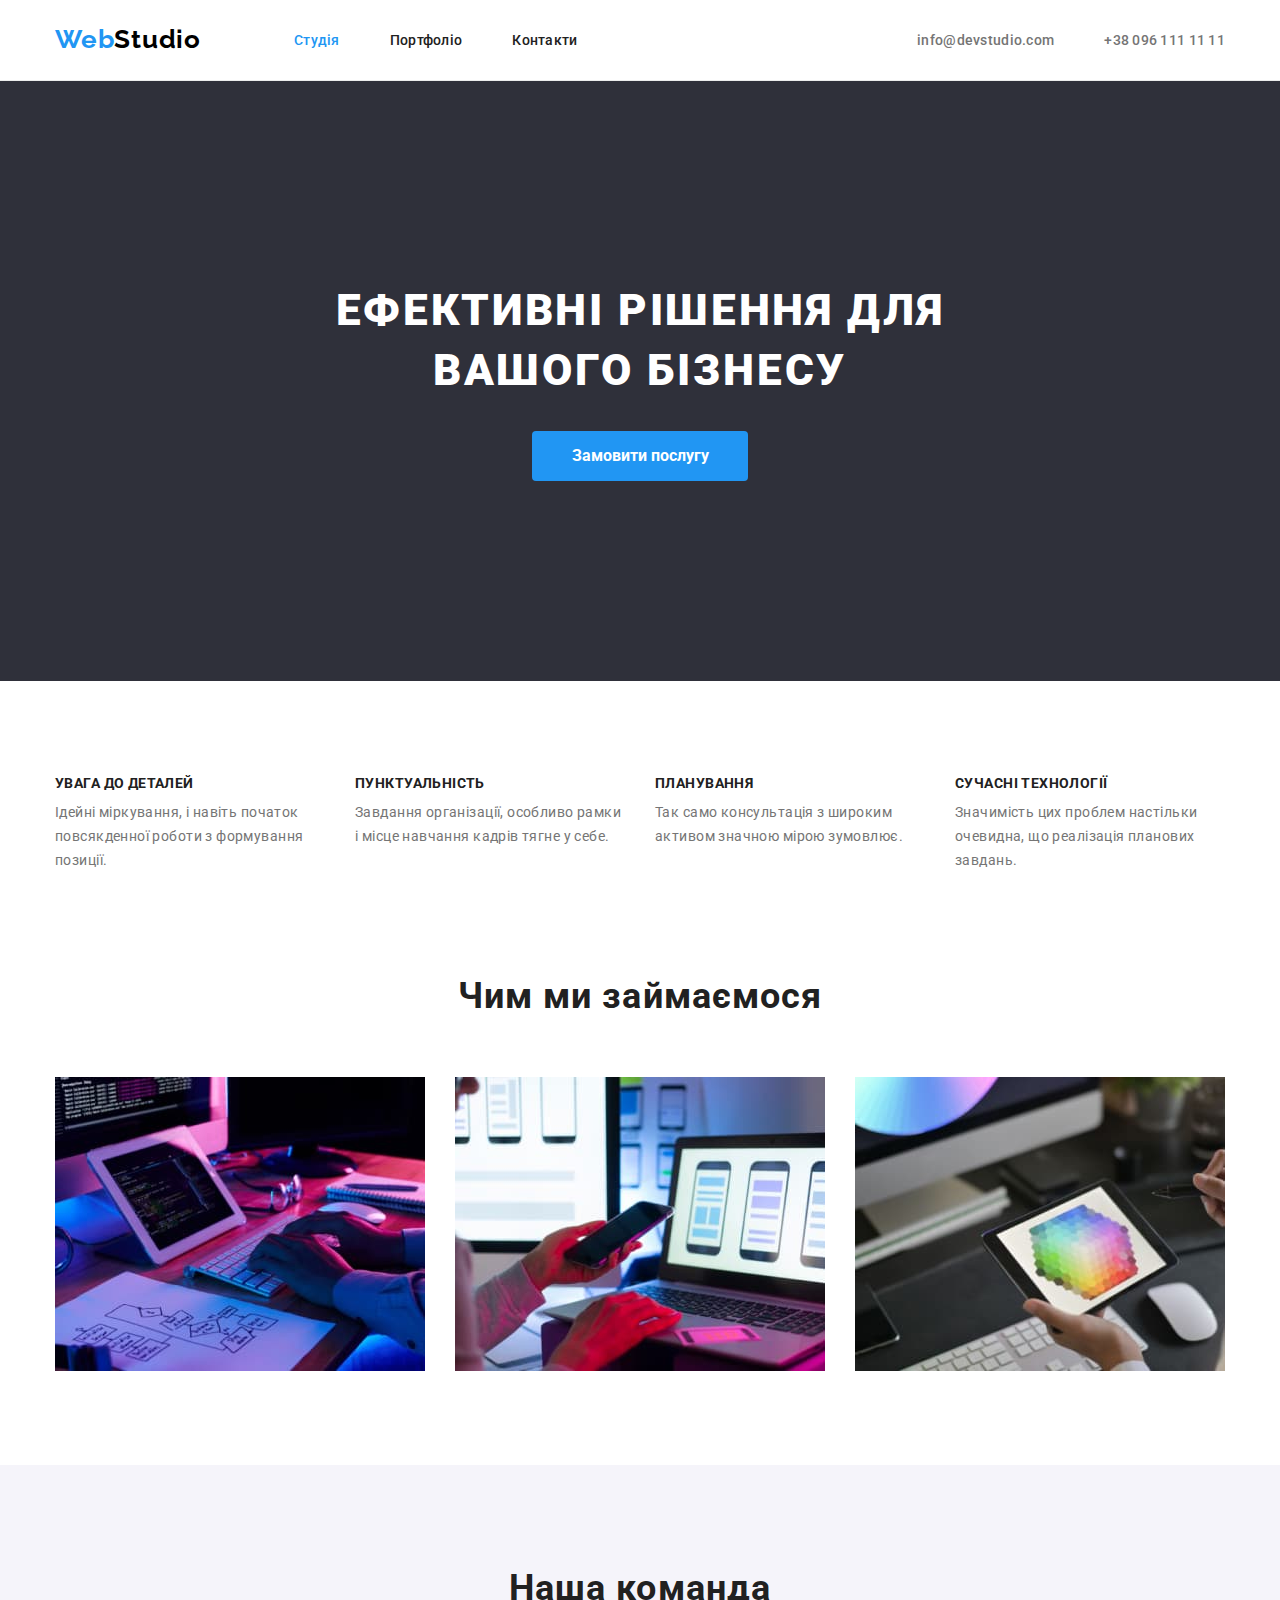
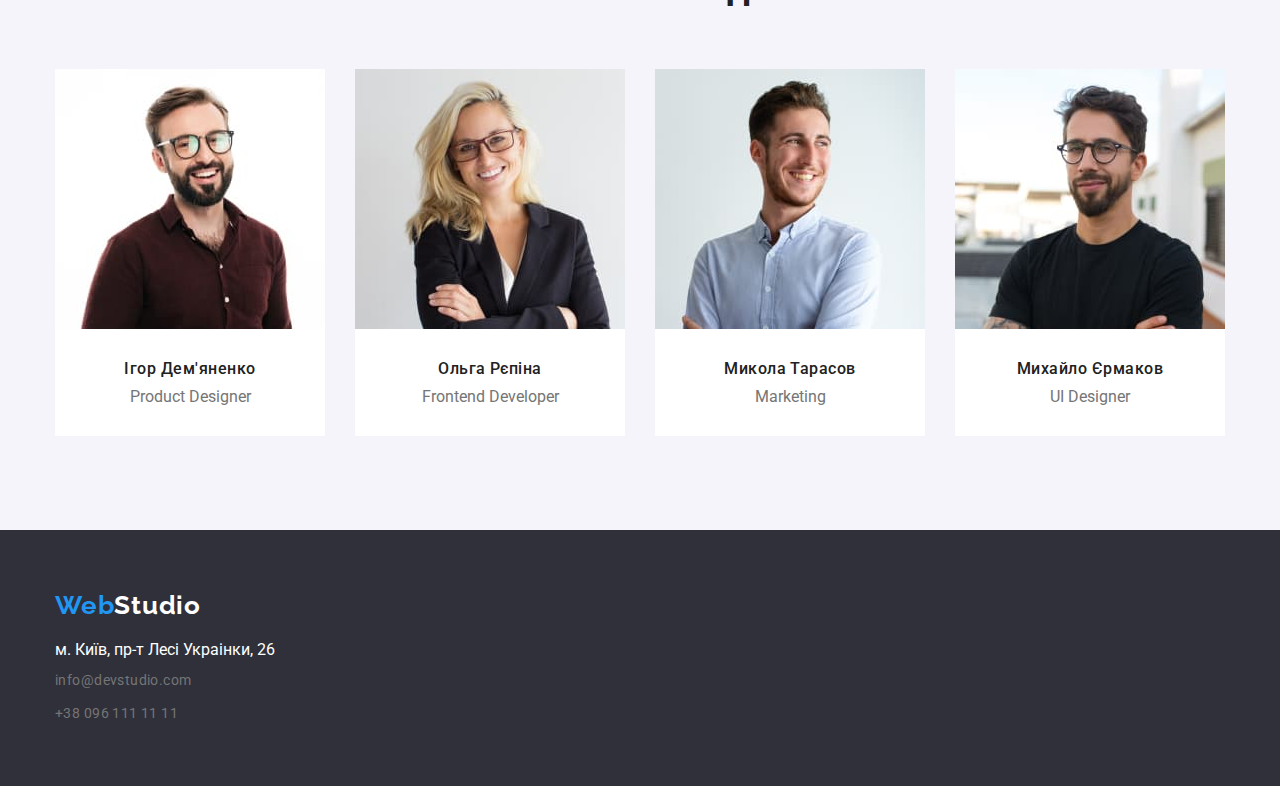
<file: index.html>
<!DOCTYPE html>
<html lang="uk">
  <head>
    <meta charset="UTF-8" />
    <meta http-equiv="X-UA-Compatible" content="IE=edge" />
    <meta name="viewport" content="width=device-width, initial-scale=1.0" />
    <title>Web Studio</title>
    <link rel="preconnect" href="https://fonts.googleapis.com" />
    <link rel="preconnect" href="https://fonts.gstatic.com" crossorigin />
    <link
      rel="stylesheet"
      href="https://cdnjs.cloudflare.com/ajax/libs/modern-normalize/1.0.0/modern-normalize.min.css"
    />
    <link
      href="https://fonts.googleapis.com/css2?family=Raleway:wght@700&family=Roboto:wght@400;500;700;900&display=swap"
      rel="stylesheet"
    />
    <link rel="stylesheet" href="./css/styles.css" />
  </head>
  <body>
    <header class="header-border">
      <div class="conteiner box-header">
        <nav class="header-nav">
          <a class="link box-logo" href="#">
            <span class="logo accent">Web</span><span class="logo-dark">Studio</span>
          </a>
          <ul class="list site-navigation">
            <li>
              <a href="./index.html" class="site-nav link current">Студія</a>
            </li>
            <li>
              <a href="./portfolio.html" class="site-nav link">Портфоліо</a>
            </li>
            <li>
              <a href="#" class="site-nav link">Контакти</a>
            </li>
          </ul>
        </nav>
        <ul class="list box-contacts">
          <li>
            <a class="contacts-header link" href="mailto:info@devstudio.com">info@devstudio.com</a>
          </li>
          <li>
            <a class="contacts-header link" href="tel:+380961111111">+38 096 111 11 11</a>
          </li>
        </ul>
      </div>
    </header>
    <main>
      <section class="hero">
        <div class="conteiner">
          <h1 class="hero-title box-hero-title">Ефективні рішення для вашого бізнесу</h1>
          <button class="hero-button button primary box-hero-button" type="button">
            Замовити послугу
          </button>
        </div>
      </section>
      <section class="section-features">
        <div class="conteiner box-features">
          <h2 class="section-title visually-hidden">Переваги</h2>
          <ul class="list box-features-list">
            <li class="box-features-li">
              <h3 class="features text">Увага до деталей</h3>
              <p class="text box-features-text">
                Ідейні міркування, і навіть початок повсякденної роботи з формування позиції.
              </p>
            </li>
            <li class="box-features-li">
              <h3 class="features text">Пунктуальність</h3>
              <p class="text box-features-text">
                Завдання організації, особливо рамки і місце навчання кадрів тягне у себе.
              </p>
            </li>
            <li class="box-features-li">
              <h3 class="features text">Планування</h3>
              <p class="text box-features-text">
                Так само консультація з широким активом значною мірою зумовлює.
              </p>
            </li>
            <li class="box-features-li">
              <h3 class="features text">Сучасні технології</h3>
              <p class="text box-features-text">
                Значимість цих проблем настільки очевидна, що реалізація планових завдань.
              </p>
            </li>
          </ul>
        </div>
      </section>
      <section class="section-works">
        <div class="conteiner">
          <h2 class="section-title box-works-title">Чим ми займаємося</h2>
          <ul class="list box-works-list">
            <li>
              <img src="./images/work-1.jpg" width="370" alt="Програміст працює за компьютером" />
            </li>
            <li>
              <img
                src="./images/work-2.jpg"
                width="370"
                alt="Дизайнер розробляє візульний інтерфейс до смартфона"
              />
            </li>
            <li>
              <img
                src="./images/work-3.jpg"
                width="370"
                alt="Дизайнер працює над вибором кольрів до проекту"
              />
            </li>
          </ul>
        </div>
      </section>
      <section class="section-team">
        <div class="conteiner">
          <h2 class="section-title box-our-team-title">Наша команда</h2>
          <ul class="list box-our-team">
            <li class="box-team-title">
              <img
                src="./images/photo-product-desinger.jpg"
                alt="Ігор Дем'яненко, дизайнер продукту"
                width="270"
              />
              <div class="our-team">
                <h3 class="box-team-name">Ігор Дем'яненко</h3>
                <p class="text box-team-text">Product Designer</p>
              </div>
            </li>
            <li class="box-team-title">
              <img
                src="./images/photo-frontend-dev.jpg"
                alt="Ольга Рєпіна, фронтенд розробник"
                width="270"
              />
              <div class="our-team">
                <h3 class="box-team-name">Ольга Рєпіна</h3>
                <p class="text box-team-text">Frontend Developer</p>
              </div>
            </li>
            <li class="box-team-title">
              <img src="./images/photo-marketing.jpg" alt="Микола Тарасов, маркетинг" width="270" />
              <div class="our-team">
                <h3 class="box-team-name">Микола Тарасов</h3>
                <p class="text box-team-text">Marketing</p>
              </div>
            </li>
            <li class="box-team-title">
              <img
                src="./images/photo-ui-desinger.jpg"
                alt="Михайло Єрмаков, дизайнер інтерфейсу"
                width="270"
              />
              <div class="our-team">
                <h3 class="box-team-name">Михайло Єрмаков</h3>
                <p class="text box-team-text">UI Designer</p>
              </div>
            </li>
          </ul>
        </div>
      </section>
    </main>
    <footer class="footer contacts">
      <div class="conteiner box-footer">
        <a class="link box-footer-logo" href="#">
          <span class="logo accent">Web</span><span class="logo-white">Studio</span>
        </a>
        <address class="box-link-adress">
          <ul class="contacts list link">
            <li>
              <a
                class="adress link"
                href="https://goo.gl/maps/CPtrU1FHBa2aNyZL9"
                target="_blank"
                rel="noopener noreferrer nofollow"
                >м. Київ, пр-т Лесі Украінки, 26</a
              >
            </li>
            <li class="box-footer-links">
              <a class="contacts-footer link" href="mailto:info@devstudio.com"
                >info@devstudio.com</a
              >
            </li>
            <li class="box-footer-links">
              <a class="contacts-footer link" href="tel:+380961111111">+38 096 111 11 11</a>
            </li>
          </ul>
        </address>
      </div>
    </footer>
  </body>
</html>
</file>
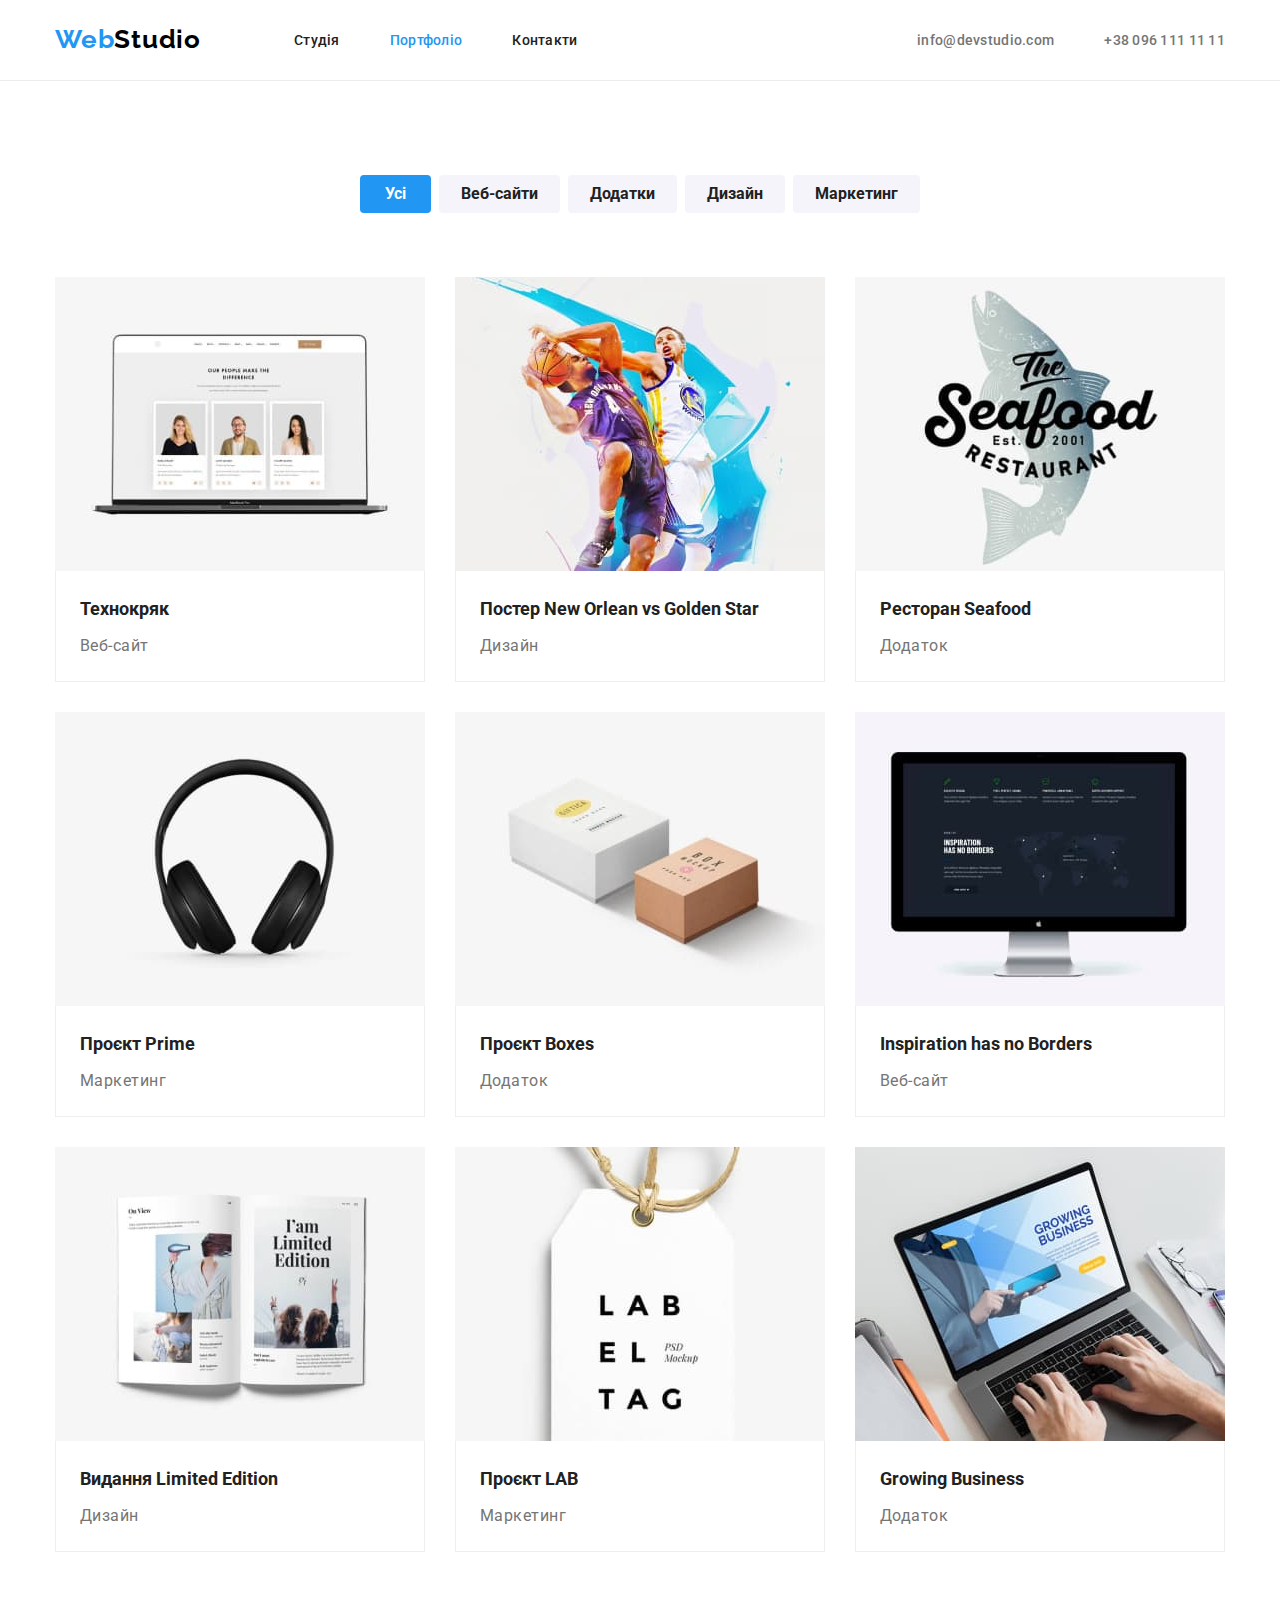
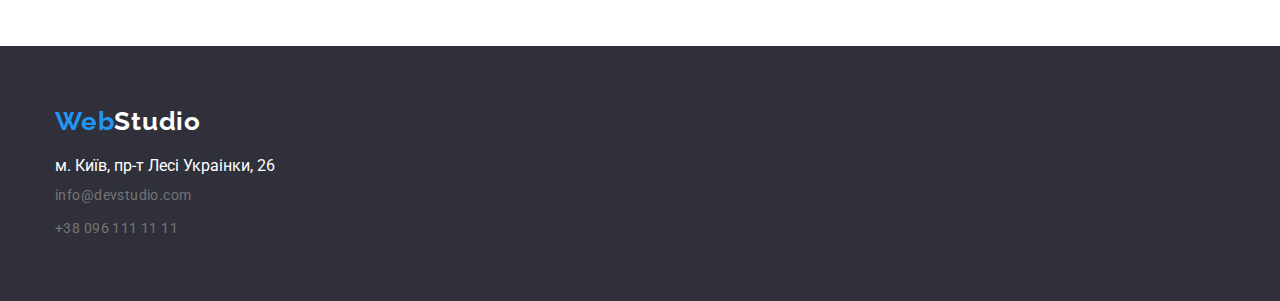
<file: portfolio.html>
<!DOCTYPE html>
<html lang="uk">
  <head>
    <meta charset="UTF-8" />
    <meta http-equiv="X-UA-Compatible" content="IE=edge" />
    <meta name="viewport" content="width=device-width, initial-scale=1.0" />
    <title>Web Studio</title>
    <link rel="preconnect" href="https://fonts.googleapis.com" />
    <link rel="preconnect" href="https://fonts.gstatic.com" crossorigin />
    <link
      rel="stylesheet"
      href="https://cdnjs.cloudflare.com/ajax/libs/modern-normalize/1.0.0/modern-normalize.min.css"
    />
    <link
      href="https://fonts.googleapis.com/css2?family=Raleway:wght@700&family=Roboto:wght@400;500;700;900&display=swap"
      rel="stylesheet"
    />
    <link rel="stylesheet" href="./css/styles.css" />
  </head>

  <body>
    <header class="header-border">
      <div class="conteiner box-header">
        <nav class="header-nav">
          <a class="link box-logo" href="#">
            <span class="logo accent">Web</span><span class="logo-dark">Studio</span>
          </a>
          <ul class="list site-navigation">
            <li>
              <a href="./index.html" class="site-nav link">Студія</a>
            </li>
            <li>
              <a href="./portfolio.html" class="site-nav link current">Портфоліо</a>
            </li>
            <li>
              <a href="#" class="site-nav link">Контакти</a>
            </li>
          </ul>
        </nav>
        <ul class="list box-contacts">
          <li>
            <a class="contacts-header link" href="mailto:info@devstudio.com">info@devstudio.com</a>
          </li>
          <li>
            <a class="contacts-header link" href="tel:+380961111111">+38 096 111 11 11</a>
          </li>
        </ul>
      </div>
    </header>
    <main>
      <section class="projects">
        <div class="conteiner">
          <h1 class="visually-hidden">Фільтр по проектам</h1>
          <ul class="list box-projects-list-nav">
            <li>
              <button class="button primary box-projects-button-primary" type="button">Усі</button>
            </li>
            <li>
              <button class="button secondary box-projects-button" type="button">Веб-сайти</button>
            </li>
            <li>
              <button class="button secondary box-projects-button" type="button">Додатки</button>
            </li>
            <li>
              <button class="button secondary box-projects-button" type="button">Дизайн</button>
            </li>
            <li>
              <button class="button secondary box-projects-button" type="button">Маркетинг</button>
            </li>
          </ul>
          <ul class="list box-projects-list">
            <li class="box-projects-li">
              <img src="./images/portfolio-1.jpg" alt="веб-сайт відкритий на лаптоп" width="370" />
              <div class="box-projects-border">
                <h2 class="project-header box-projects-text">Технокряк</h2>
                <p class="project-caption text">Веб-сайт</p>
              </div>
            </li>
            <li class="box-projects-li">
              <img
                src="./images/portfolio-2.jpg"
                alt="постер: чоловіки граюсь у баскетбол"
                width="370"
              />
              <div class="box-projects-border">
                <h2 class="project-header box-projects-text">Постер New Orlean vs Golden Star</h2>
                <p class="project-caption text">Дизайн</p>
              </div>
            </li>
            <li class="box-projects-li">
              <img
                src="./images/portfolio-3.jpg"
                alt="логотип ресторану морської їжі"
                width="370"
              />
              <div class="box-projects-border">
                <h2 class="project-header box-projects-text">Ресторан Seafood</h2>
                <p class="project-caption text">Додаток</p>
              </div>
            </li>
            <li class="box-projects-li">
              <img src="./images/portfolio-4.jpg" alt="навушники" width="370" />
              <div class="box-projects-border">
                <h2 class="project-header box-projects-text">Проєкт Prime</h2>
                <p class="project-caption text">Маркетинг</p>
              </div>
            </li>
            <li class="box-projects-li">
              <img src="./images/portfolio-5.jpg" alt="коробки" width="370" />
              <div class="box-projects-border">
                <h2 class="project-header box-projects-text">Проєкт Boxes</h2>
                <p class="project-caption text">Додаток</p>
              </div>
            </li>
            <li class="box-projects-li">
              <img src="./images/portfolio-6.jpg" alt="монітор з картою" width="370" />
              <div class="box-projects-border">
                <h2 class="project-header box-projects-text">Inspiration has no Borders</h2>
                <p class="project-caption text">Веб-сайт</p>
              </div>
            </li>
            <li class="box-projects-li">
              <img src="./images/portfolio-7.jpg" alt="журнал" width="370" />
              <div class="box-projects-border">
                <h2 class="project-header box-projects-text">Видання Limited Edition</h2>
                <p class="project-caption text">Дизайн</p>
              </div>
            </li>
            <li class="box-projects-li">
              <img src="./images/portfolio-8.jpg" alt="бірка з рекламою" width="370" />
              <div class="box-projects-border">
                <h2 class="project-header box-projects-text">Проєкт LAB</h2>
                <p class="project-caption text">Маркетинг</p>
              </div>
            </li>
            <li class="box-projects-li">
              <img src="./images/portfolio-9.jpg" alt="чоловік працює за ноутбуком" width="370" />
              <div class="box-projects-border">
                <h2 class="project-header box-projects-text">Growing Business</h2>
                <p class="project-caption text">Додаток</p>
              </div>
            </li>
          </ul>
        </div>
      </section>
    </main>
    <footer class="footer contacts">
      <div class="conteiner box-footer">
        <a class="link box-footer-logo" href="#">
          <span class="logo accent">Web</span><span class="logo-white">Studio</span>
        </a>
        <address class="box-link-adress">
          <ul class="contacts list link">
            <li>
              <a
                class="adress link"
                href="https://goo.gl/maps/CPtrU1FHBa2aNyZL9"
                target="_blank"
                rel="noopener noreferrer nofollow"
                >м. Київ, пр-т Лесі Украінки, 26</a
              >
            </li>
            <li class="box-footer-links">
              <a class="contacts-footer link" href="mailto:info@devstudio.com"
                >info@devstudio.com</a
              >
            </li>
            <li class="box-footer-links">
              <a class="contacts-footer link" href="tel:+380961111111">+38 096 111 11 11</a>
            </li>
          </ul>
        </address>
      </div>
    </footer>
  </body>
</html>
</file>
<file: css/styles.css>
:root {
  --main-color: #212121;
  --secondary-color: #757575;
  --contacts-footer-color: rgba(255, 255, 255, 0.6);
  --accent-color: #2196f3;
  --main-background: #ffffff;
  --secondary-background: #2f303a;
  --logo-dark-color: #000000;
  --button-bkg-color: #f5f4fa;
  --button-hero-active: #188ce8;
  --border-color: #eeeeee;
  --border-color-header: #ececec;
}

ul {
  margin: 0;
  padding: 0;
  list-style-type: none;
}

h1,
h2,
h3,
h4,
h5,
h6,
p {
  margin-top: 0;
}

img {
  display: block;
  max-width: 100%;
  height: auto;
}

body {
  background-color: var(--main-background);
  color: var(--main-color);
  font-family: 'Roboto', sans-serif;
}

* {
  margin: 0px;
}

.conteiner {
  width: 1200px;
  padding: 0px 15px;
  margin: 0 auto;
}

.site-nav {
  color: var(--main-color);
  font-weight: 500;
  font-size: 14px;
  line-height: 1.143;
  letter-spacing: 0.02em;
  display: block;
  padding-top: 32px;
  padding-bottom: 32px;
}

.site-navigation {
  display: flex;
  gap: 50px;
  margin-left: 93px;
}

.box-header {
  display: flex;
}

.header-nav {
  display: flex;
}

.box-logo {
  padding-top: 24px;
  padding-bottom: 24px;
}

.box-contacts {
  display: flex;
  margin-left: auto;
  gap: 50px;
  padding-left: 0;
}

.accent {
  color: var(--accent-color);
}
.list {
  list-style: none;
  padding-left: 0;
}

.logo {
  font-family: 'Raleway', sans-serif;
  font-weight: 700;
  font-size: 26px;
  line-height: 1.19;
  letter-spacing: 0.03em;
}

.logo-dark {
  color: var(--logo-dark-color);
  font-family: 'Raleway', sans-serif;
  font-weight: 700;
  font-size: 26px;
  line-height: 1.192;
  letter-spacing: 0.03em;
}

.logo-white {
  color: var(--main-background);
  font-family: 'Raleway', sans-serif;
  font-weight: 700;
  font-size: 26px;
  line-height: 1.192;
  letter-spacing: 0.03em;
}

.site-nav .link:hover,
.site-nav .link:focus {
  color: var(--accent-color);
}

.link {
  text-decoration: none;
}

.contacts-header {
  color: var(--secondary-color);
  font-weight: 500;
  font-size: 14px;
  line-height: 1.143;
  letter-spacing: 0.02em;
  display: block;
  padding-top: 32px;
  padding-bottom: 32px;
}

.contacts-header:hover,
.contacts-header:focus {
  color: var(--accent-color);
}

.link:hover,
.link:focus {
  color: var(--accent-color);
}

.contacts-footer {
  color: var(--contacts-footer-color);
  color: var(--secondary-color);
  font-size: 14px;
  line-height: 1.714;
  letter-spacing: 0.03em;
  font-style: normal;
}

.hero {
  background-color: var(--secondary-background);
  padding-top: 200px;
  padding-bottom: 200px;
}

.hero-title {
  color: var(--main-background);
  font-weight: 900;
  font-size: 44px;
  line-height: 1.363;
  text-align: center;
  letter-spacing: 0.06em;
  text-transform: uppercase;
  width: 696px;
  box-sizing: content-box;
  margin: auto;
}

.section-title {
  font-weight: 700;
  font-size: 36px;
  line-height: 1.666;
  text-align: center;
  letter-spacing: 0.03em;
}

.text {
  color: var(--secondary-color);
}

.section-team {
  background-color: var(--button-bkg-color);
  padding-top: 94px;
  padding-bottom: 94px;
}

.footer {
  background-color: var(--secondary-background);
  padding-top: 60px;
  padding-bottom: 60px;
}

.adress {
  color: var(--main-background);
  font-style: normal;
}

.button.primary {
  background-color: var(--accent-color);
  border-radius: 4px;
  color: var(--main-background);
  font-family: inherit;
  font-weight: 700;
  font-size: 16px;
  line-height: 1.625;
  cursor: pointer;
  border: none;
}

.button.secondary {
  background-color: var(--button-bkg-color);
  border-radius: 4px;
  color: var(--main-color);
  font-family: inherit;
  font-weight: 700;
  font-size: 16px;
  line-height: 1.625;
  cursor: pointer;
  border: none;
}

.button.secondary:hover,
.button.secondary:focus {
  background-color: var(--accent-color);
  color: var(--main-background);
}

.features.text {
  font-weight: 700;
  font-size: 14px;
  line-height: 1.143;
  letter-spacing: 0.03em;
  text-transform: uppercase;
  color: var(--main-color);
}

.box-features-li {
  width: 270px;
}

.our-team {
  background-color: var(--main-background);
  padding: 30px;
}

.box-team-name {
  margin-bottom: 10px;
  font-weight: 500;
  font-size: 16px;
  line-height: 1.188;
  letter-spacing: 0.03em;
}

.current {
  color: var(--accent-color);
}

.hero-button:hover,
.hero-button:focus {
  background-color: var(--button-hero-active);
}

.hero-button {
  width: 216px;
  height: 50px;
}

.visually-hidden {
  position: absolute;
  white-space: nowrap;
  width: 1px;
  height: 1px;
  overflow: hidden;
  border: 0;
  padding: 0;
  clip: rect(0 0 0 0);
  clip-path: inset(50%);
  margin: -1px;
}

.project-header {
  color: var(--main-color);
  font-weight: 700;
  font-size: 18px;
  line-height: 2;
}

.project-caption {
  font-size: 16px;
  line-height: 1.875;
  letter-spacing: 0.03em;
}

/* .box-hero-title {
  padding-top: 200px;
} */

.box-hero-button {
  left: 50%;
  margin: 0 auto;
  display: block;
  margin-top: 30px;
}

.box-features {
  display: flex;
}

.box-features-list {
  display: flex;
  padding: 0;
}

.box-features-text {
  margin-top: 10px;
  font-size: 14px;
  line-height: 1.714;
  letter-spacing: 0.03em;
  width: 270px;
}

.box-features-li:not(:last-child) {
  margin-right: 30px;
}

.box-works-list {
  display: flex;
  gap: 30px;
  margin-top: 50px;
  padding-left: 0;
}

/* .box-works-title {
  padding-top: 94px;
} */

.box-our-team {
  display: flex;
  gap: 30px;
  margin-top: 50px;
}

.box-team-title {
  text-align: center;
}

.box-team-text {
  text-align: center;
}

.box-footer-logo {
  display: inline-block;
}

.box-footer-links {
  margin-top: 9px;
}

.box-projects-list-nav {
  display: flex;
  gap: 8px;
  justify-content: center;
}

.box-projects-list {
  flex-wrap: wrap;
  margin: -15px;
  margin-top: 49px;
  display: flex;
}

.box-projects-li {
  width: calc((100% / 3) - 30px);
  margin: 15px;
}

.box-projects-text {
  margin-bottom: 4px;
  margin-right: 0;
}

.box-projects-border {
  padding: 20px 24px;
  border-right: 1px solid var(--border-color);
  border-left: 1px solid var(--border-color);
  border-bottom: 1px solid var(--border-color);
}

.section-features {
  padding-top: 94px;
  padding-bottom: 94px;
}

.section-works {
  padding-bottom: 94px;
}

.box-link-adress {
  margin-top: 20px;
}

.header-border {
  border-bottom: 1px solid var(--border-color-header);
}

.projects {
  padding-top: 94px;
  padding-bottom: 94px;
}

.box-projects-button {
  padding: 6px 22px;
  border-radius: 4px;
}

.box-projects-button-primary {
  padding: 6px 25px;
  border-radius: 4px;
}
</file>
